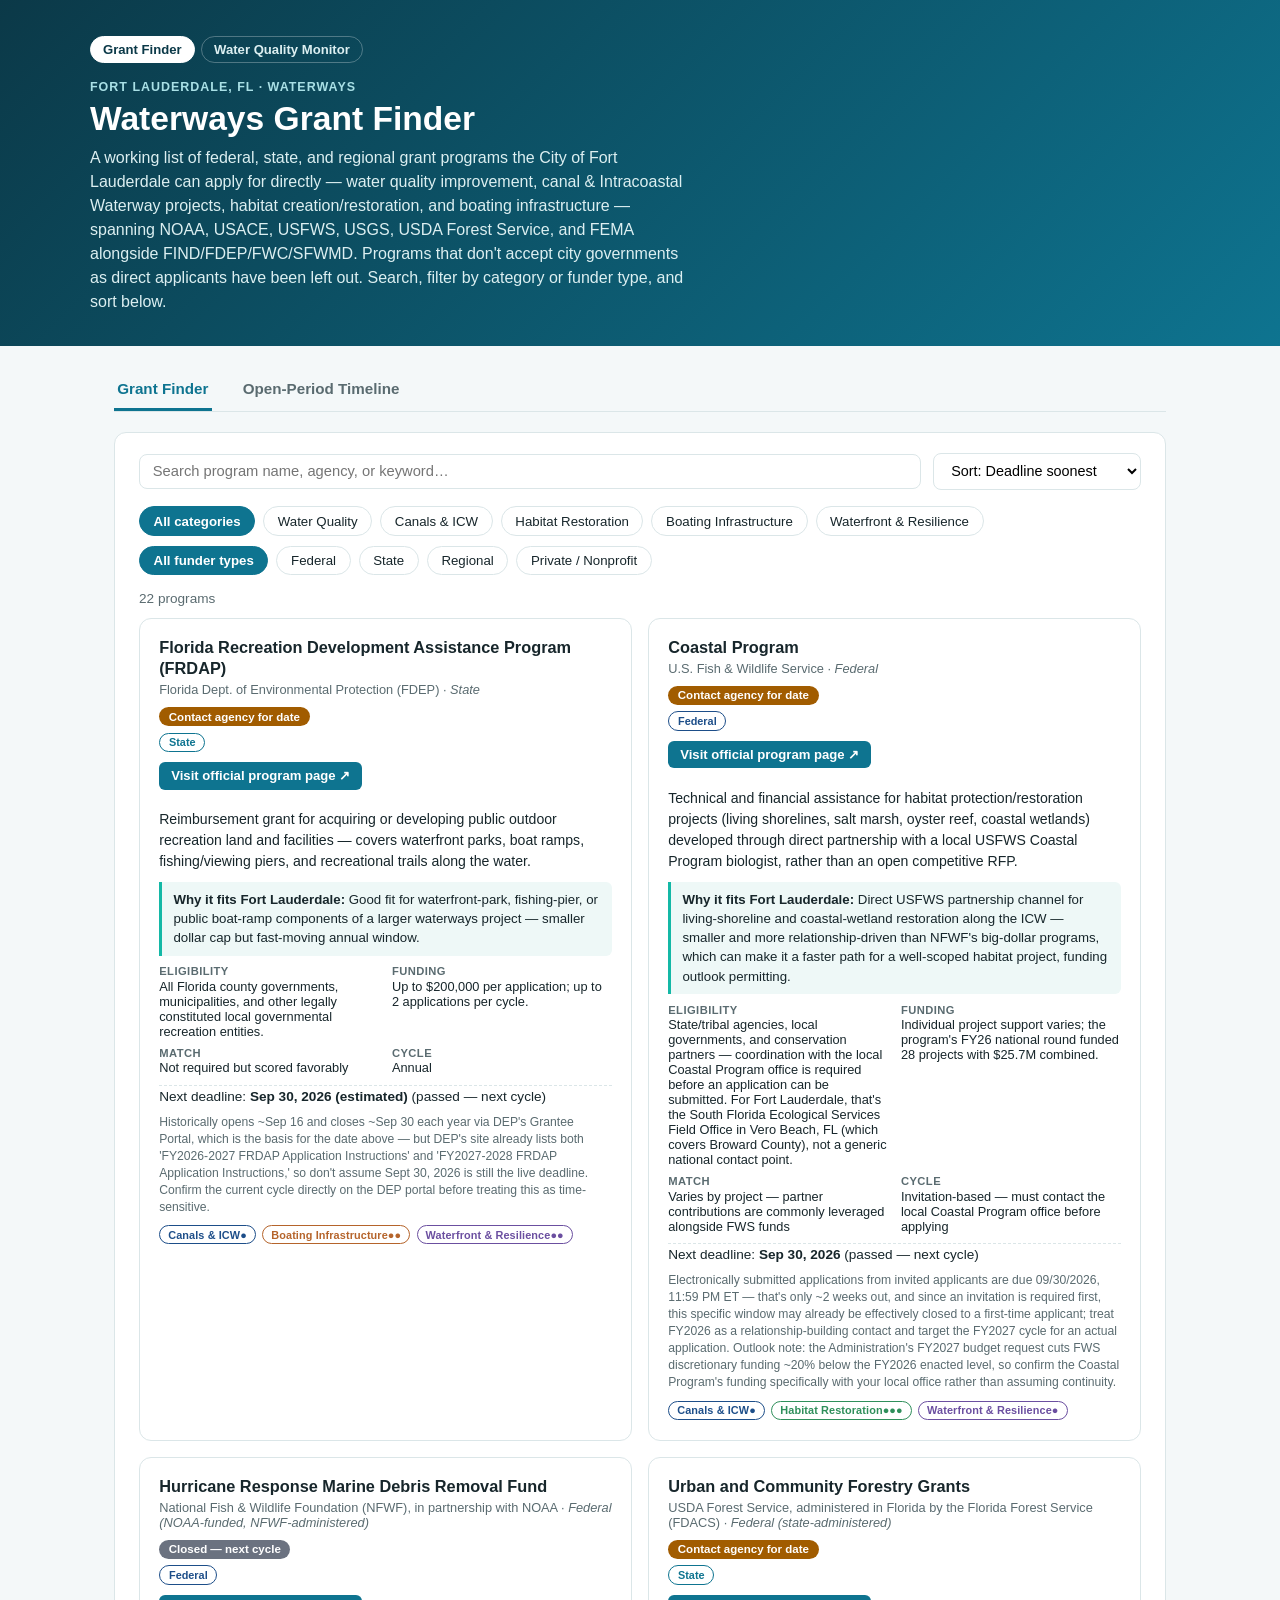
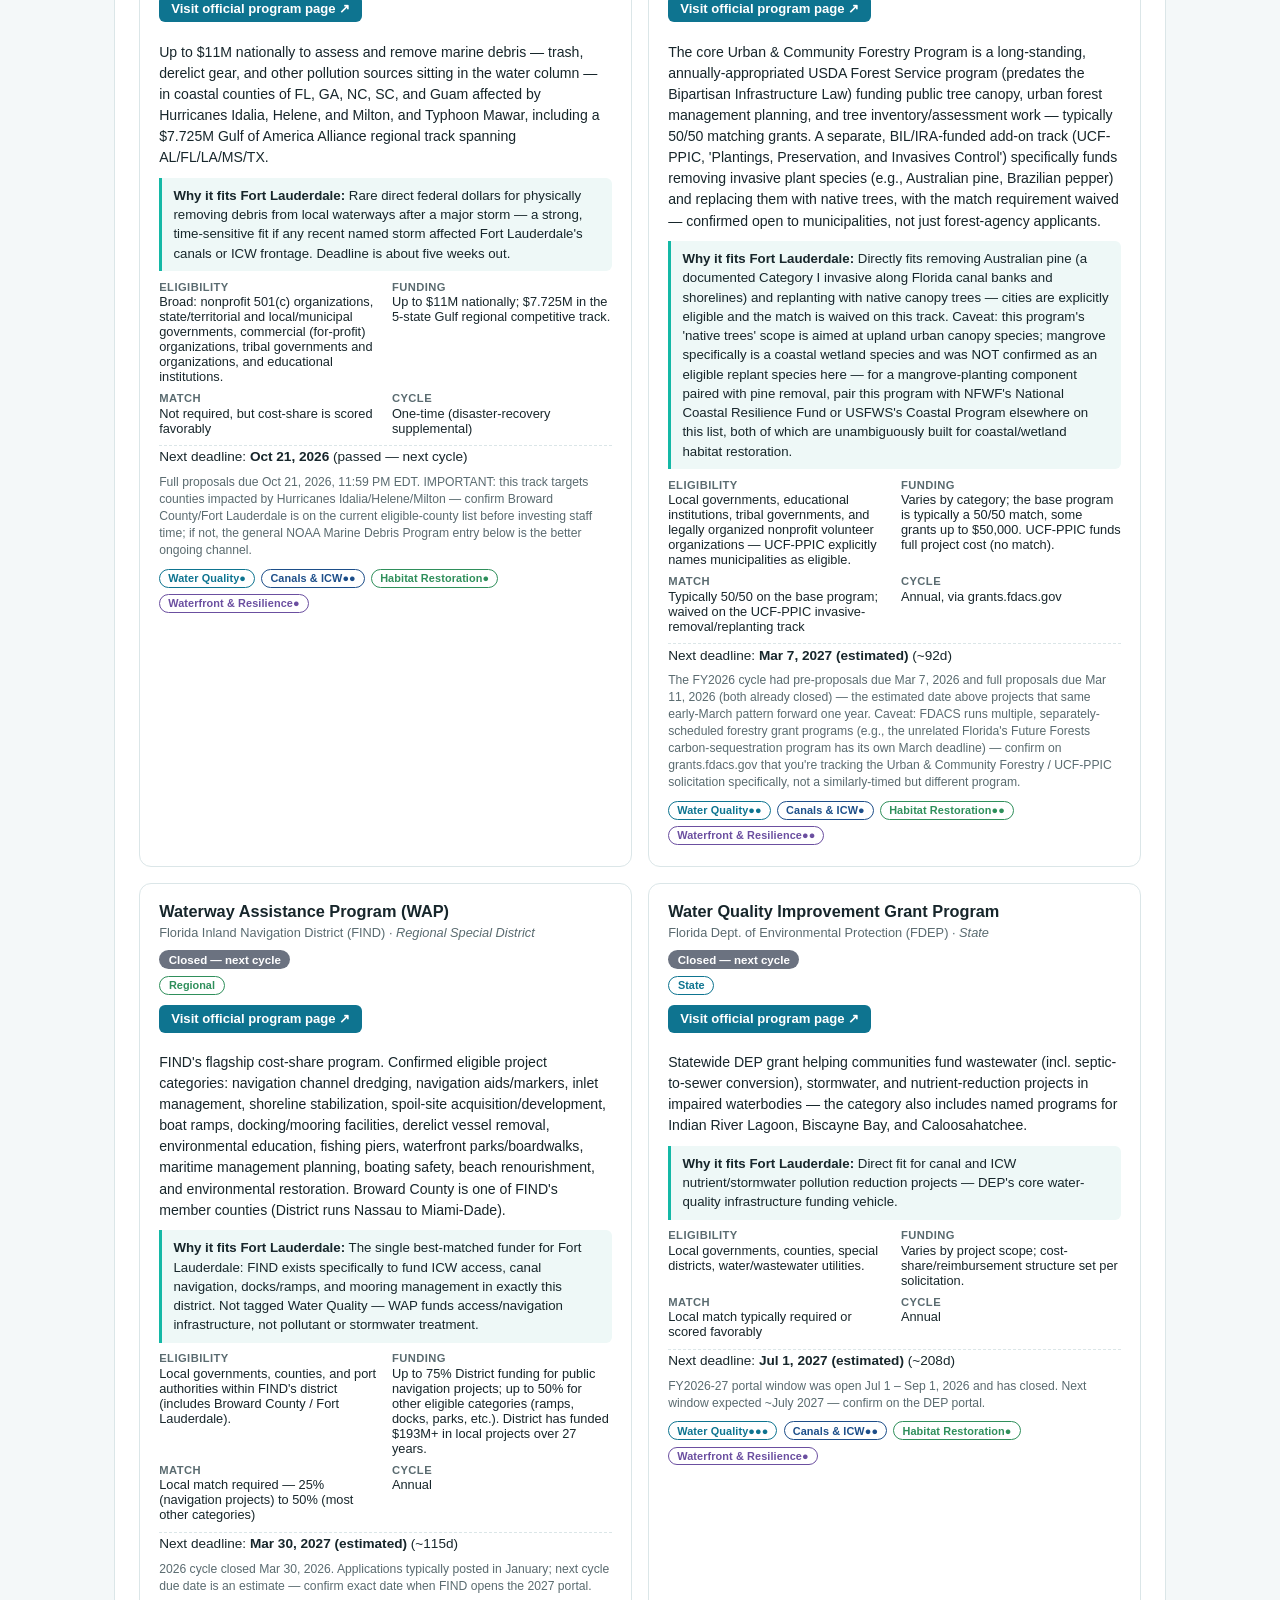
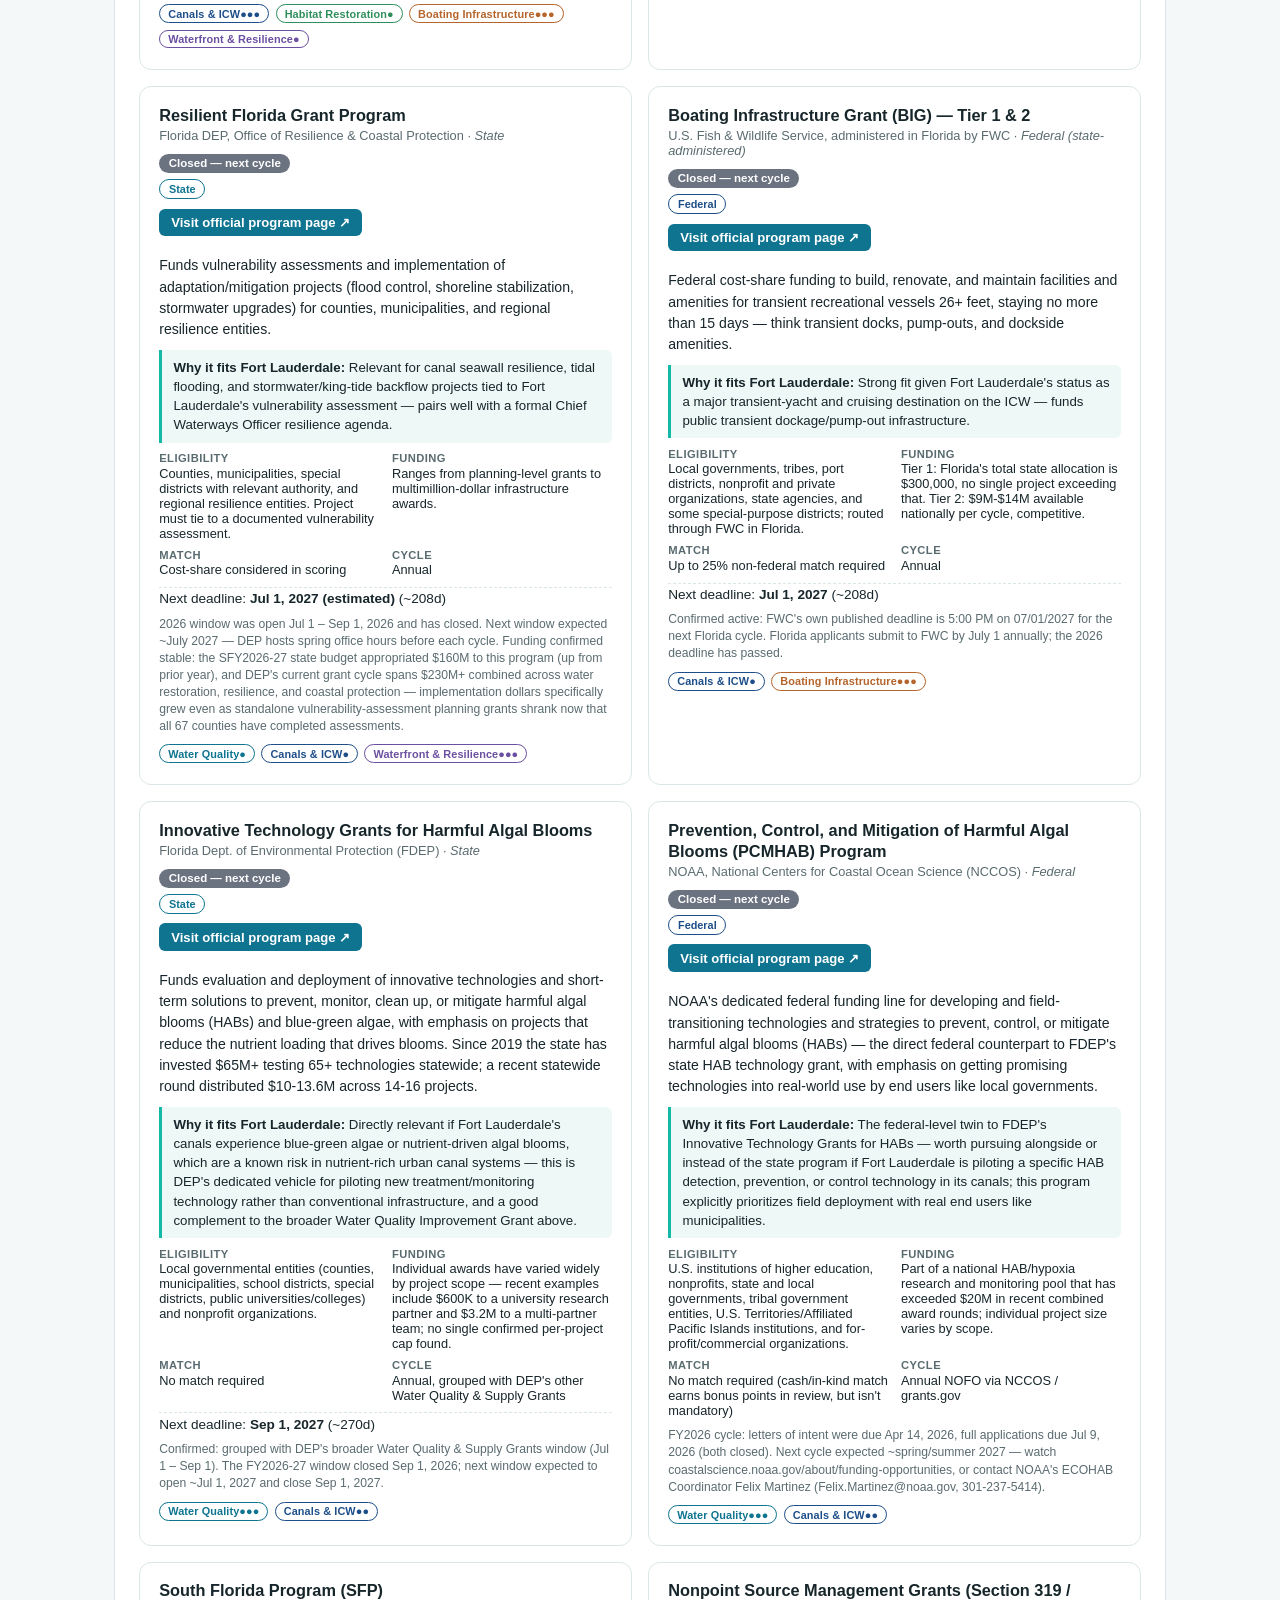
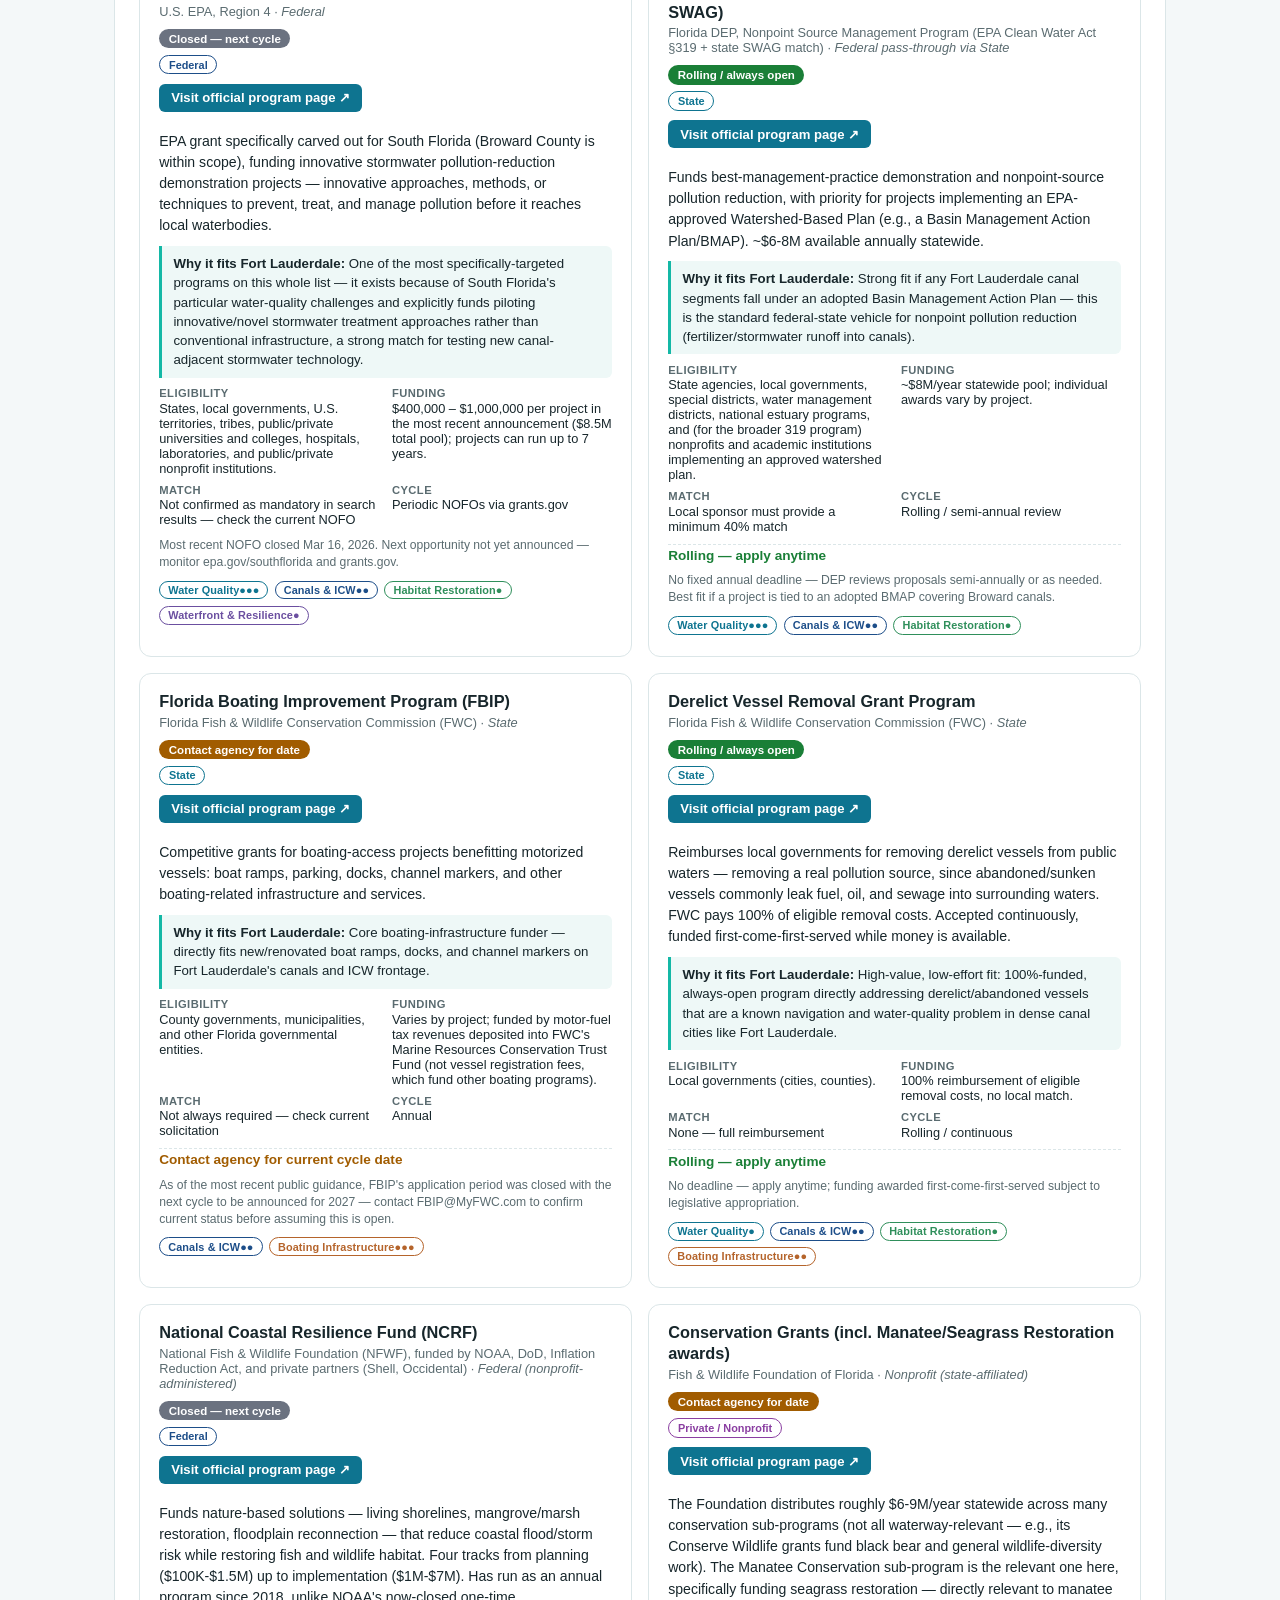
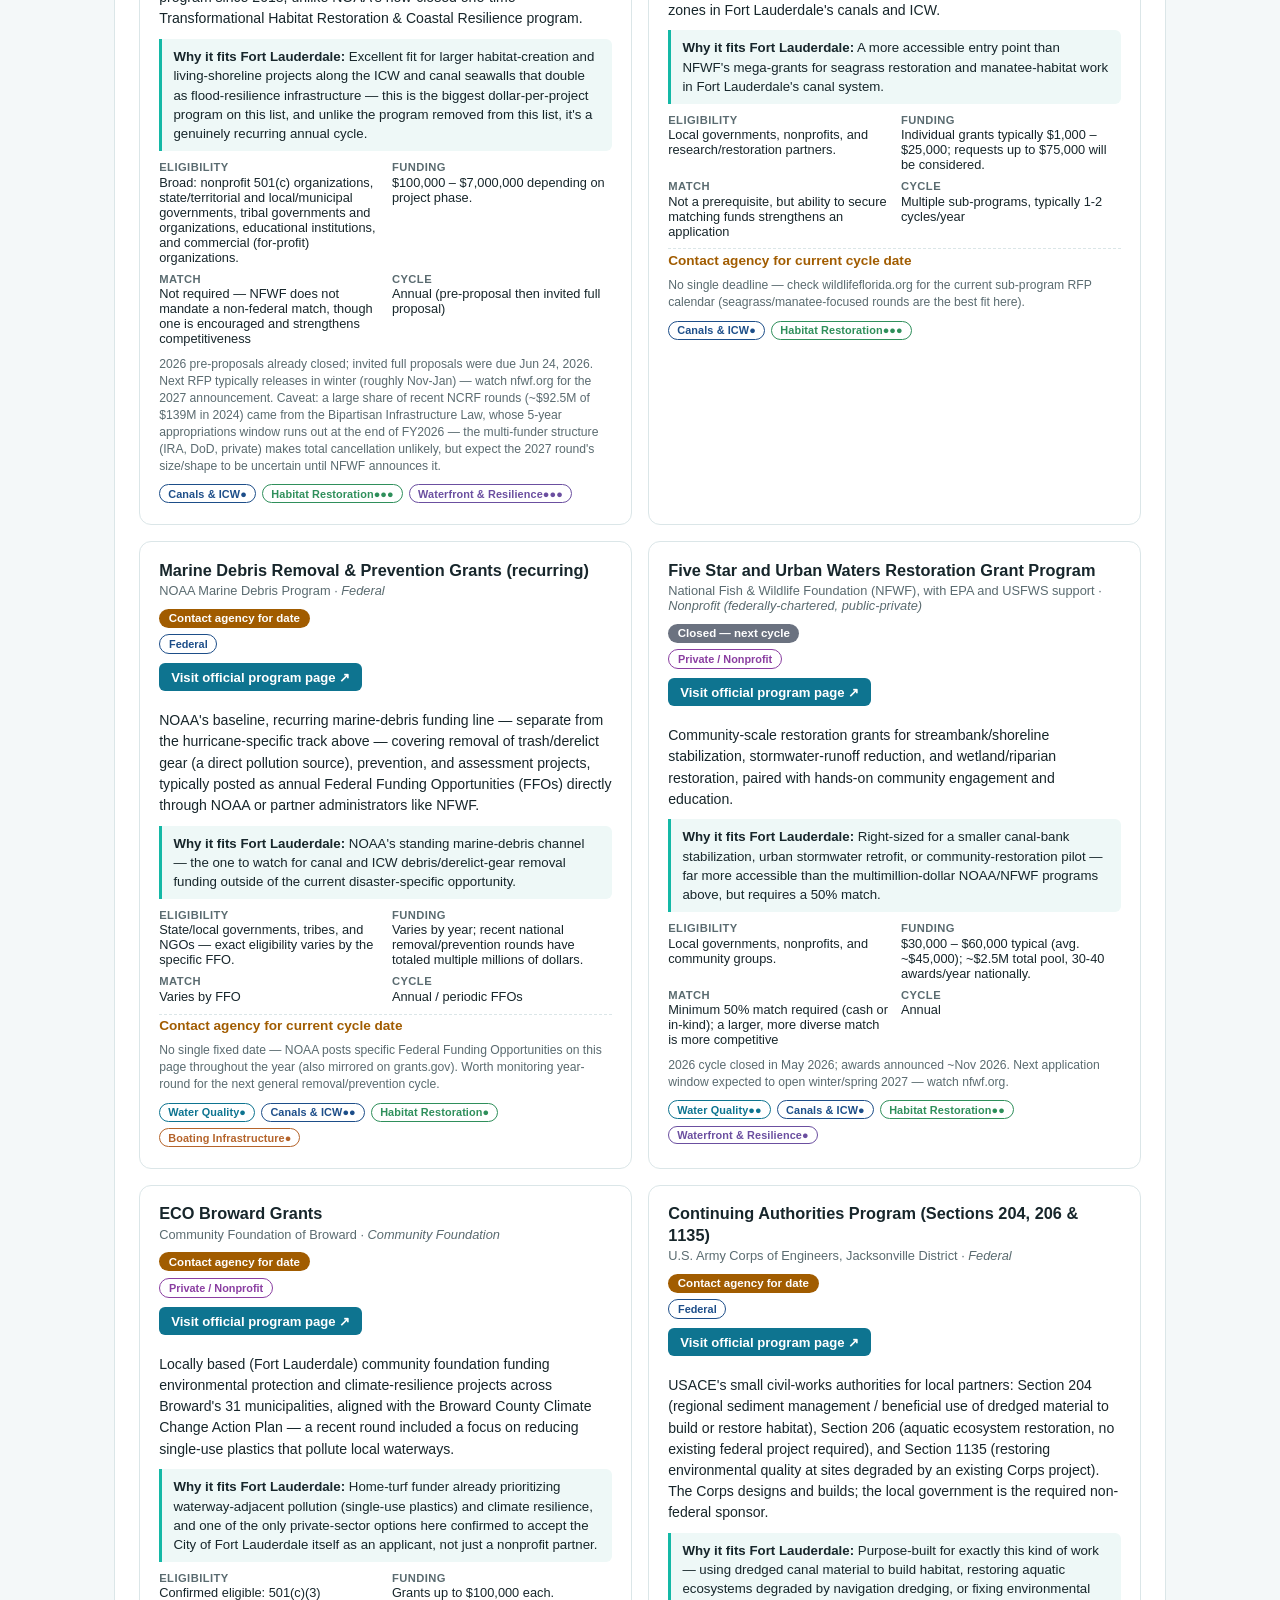
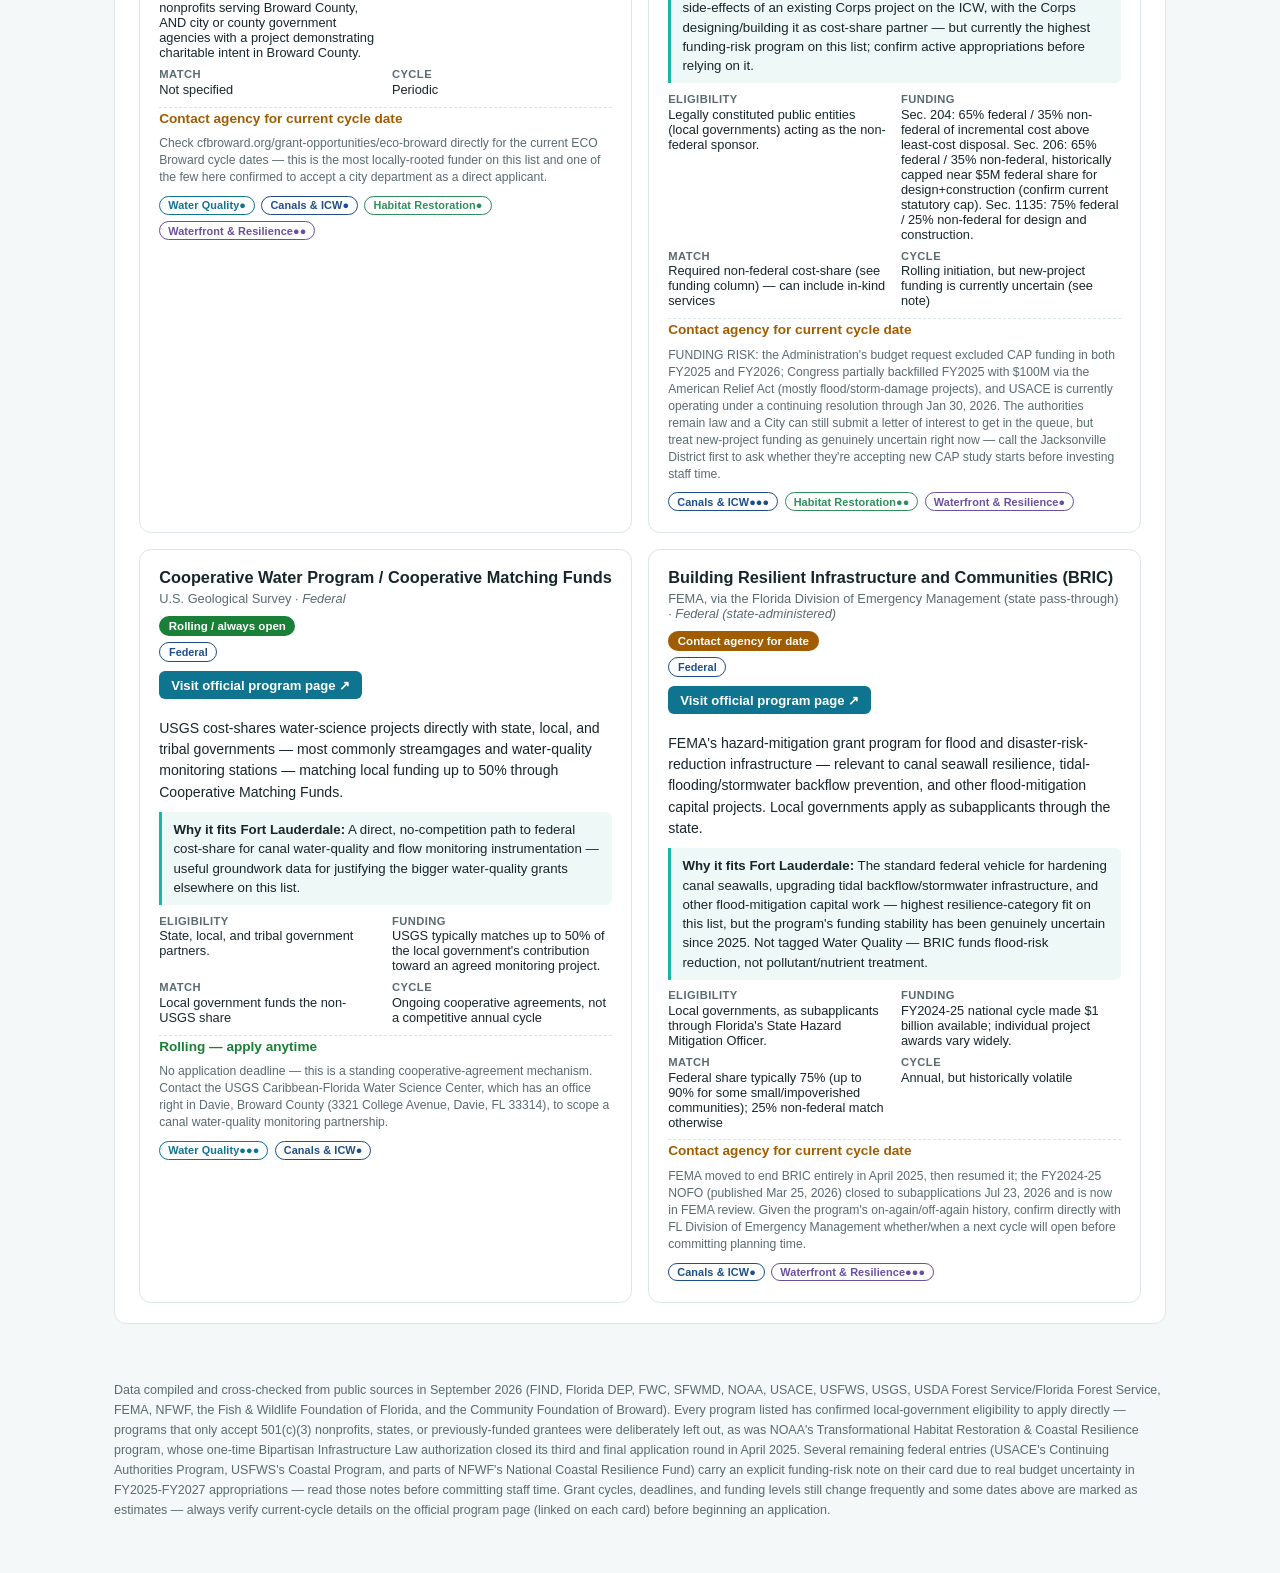
<file: index.html>
<!DOCTYPE html>
<html lang="en">
<head>
<meta charset="UTF-8" />
<meta name="viewport" content="width=device-width, initial-scale=1.0" />
<title>Fort Lauderdale Waterways Grant Finder</title>
<link rel="stylesheet" href="styles.css" />
</head>
<body>
<header class="hero">
  <div class="hero-inner">
    <nav class="site-nav">
      <a href="index.html" class="active">Grant Finder</a>
      <a href="water-quality.html">Water Quality Monitor</a>
    </nav>
    <div class="eyebrow">Fort Lauderdale, FL · Waterways</div>
    <h1>Waterways Grant Finder</h1>
    <p>
      A working list of federal, state, and regional grant programs the City of Fort
      Lauderdale can apply for directly — water quality improvement, canal &amp;
      Intracoastal Waterway projects, habitat creation/restoration, and boating
      infrastructure — spanning NOAA, USACE, USFWS, USGS, USDA Forest Service, and FEMA
      alongside FIND/FDEP/FWC/SFWMD. Programs that don't accept city governments as direct
      applicants have been left out. Search, filter by category or funder type, and sort
      below.
    </p>
  </div>
</header>

<main>
  <nav class="tabs" id="tab-nav">
    <button class="tab-btn active" data-tab="grants">Grant Finder</button>
    <button class="tab-btn" data-tab="timeline">Open-Period Timeline</button>
  </nav>

  <section id="tab-panel-grants" class="tab-panel">
    <section class="panel">
      <div class="controls-row">
        <input id="search" type="search" placeholder="Search program name, agency, or keyword…" />
        <select id="sort">
          <option value="deadline">Sort: Deadline soonest</option>
          <option value="name">Sort: Program name A–Z</option>
        </select>
      </div>
      <div id="category-chips"></div>
      <div id="level-chips"></div>
      <p id="result-count"></p>
      <div id="grid"></div>
    </section>
  </section>

  <section id="tab-panel-timeline" class="tab-panel" hidden>
    <section class="panel">
      <h2>Historical / typical open periods</h2>
      <p class="hint">
        When each program has historically opened and closed, compiled from the same source
        research as the grant cards. Many windows shift year to year or aren't published in
        advance — anything marked "approx." is inferred from a past cycle's pattern, not a
        confirmed recurring date. Always verify the live date on the program's page before
        planning around it.
      </p>
      <div id="gantt-wrap"></div>
    </section>

    <section class="panel">
      <h2>Open period by program</h2>
      <div id="period-list"></div>
    </section>
  </section>
</main>

<div id="grant-modal" class="modal-overlay" hidden>
  <div class="modal-panel" role="dialog" aria-modal="true">
    <button id="modal-close" class="modal-close" aria-label="Close">&times;</button>
    <div id="modal-body"></div>
  </div>
</div>

<footer>
  <p>
    Data compiled and cross-checked from public sources in September 2026 (FIND, Florida DEP,
    FWC, SFWMD, NOAA, USACE, USFWS, USGS, USDA Forest Service/Florida Forest Service, FEMA,
    NFWF, the Fish &amp; Wildlife Foundation of Florida, and the Community Foundation of
    Broward). Every program listed has confirmed local-government eligibility to apply
    directly — programs that only accept 501(c)(3) nonprofits, states, or previously-funded
    grantees were deliberately left out, as was NOAA's Transformational Habitat Restoration &amp;
    Coastal Resilience program, whose one-time Bipartisan Infrastructure Law authorization
    closed its third and final application round in April 2025. Several remaining federal
    entries (USACE's Continuing Authorities Program, USFWS's Coastal Program, and parts of
    NFWF's National Coastal Resilience Fund) carry an explicit funding-risk note on their card
    due to real budget uncertainty in FY2025-FY2027 appropriations — read those notes before
    committing staff time. Grant cycles, deadlines, and funding levels still change frequently
    and some dates above are marked as estimates — always verify current-cycle details on the
    official program page (linked on each card) before beginning an application.
  </p>
</footer>

<script src="grants-data.js"></script>
<script src="app.js"></script>
</body>
</html>
</file>
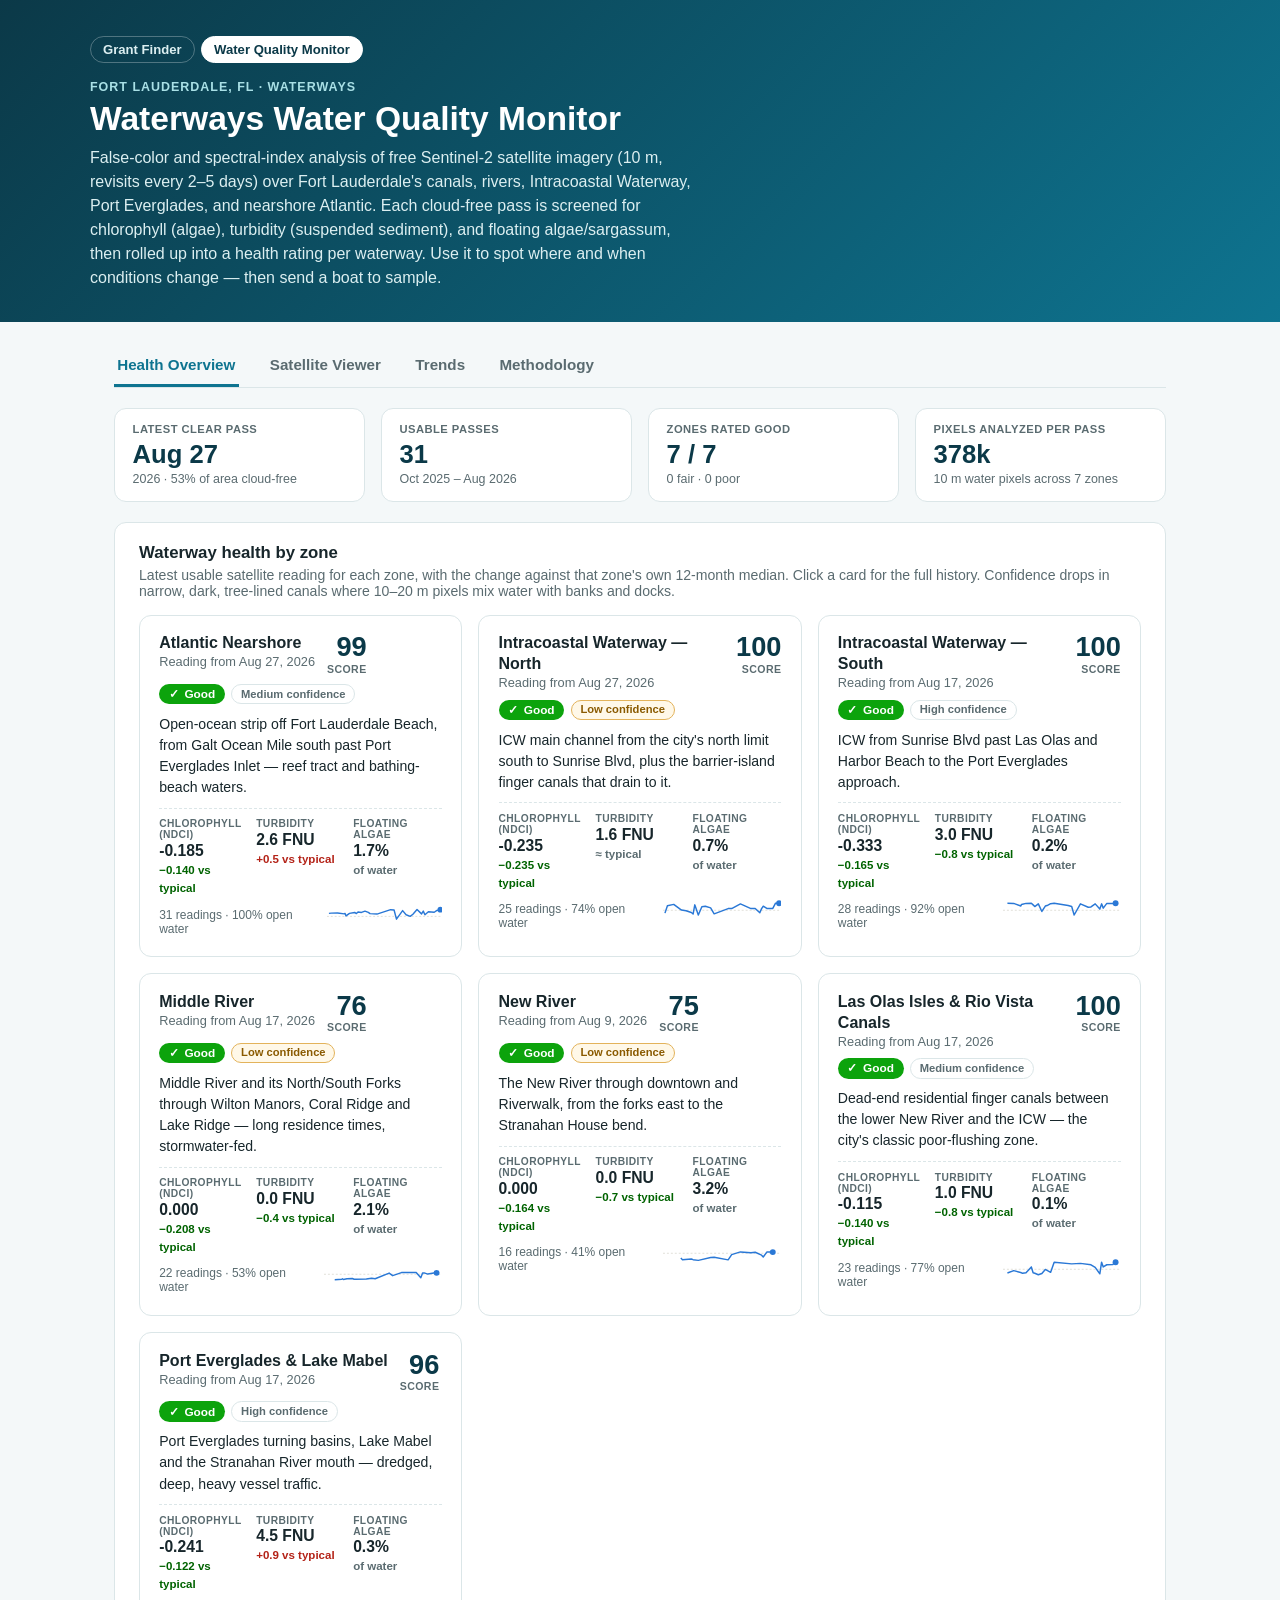
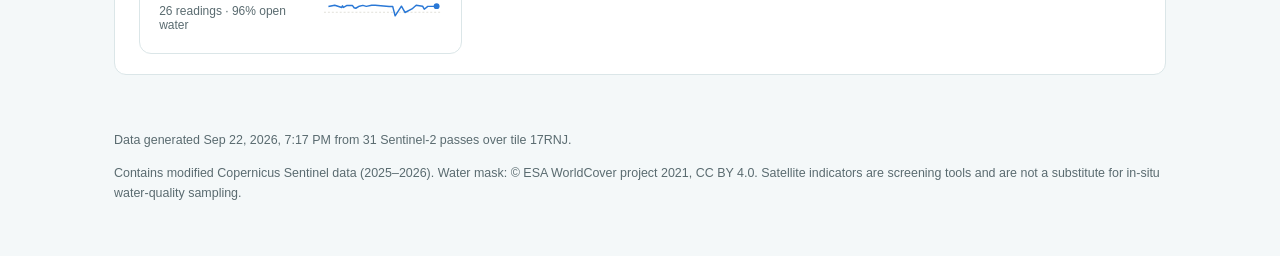
<file: water-quality.html>
<!DOCTYPE html>
<html lang="en">
<head>
<meta charset="UTF-8" />
<meta name="viewport" content="width=device-width, initial-scale=1.0" />
<title>Fort Lauderdale Water Quality Monitor</title>
<link rel="stylesheet" href="styles.css" />
<link rel="stylesheet" href="wq.css" />
</head>
<body>
<header class="hero">
  <div class="hero-inner">
    <nav class="site-nav">
      <a href="index.html">Grant Finder</a>
      <a href="water-quality.html" class="active">Water Quality Monitor</a>
    </nav>
    <div class="eyebrow">Fort Lauderdale, FL · Waterways</div>
    <h1>Waterways Water Quality Monitor</h1>
    <p>
      False-color and spectral-index analysis of free Sentinel-2 satellite imagery (10 m,
      revisits every 2–5 days) over Fort Lauderdale's canals, rivers, Intracoastal Waterway,
      Port Everglades, and nearshore Atlantic. Each cloud-free pass is screened for
      chlorophyll (algae), turbidity (suspended sediment), and floating algae/sargassum,
      then rolled up into a health rating per waterway. Use it to spot where and when
      conditions change — then send a boat to sample.
    </p>
  </div>
</header>

<main>
  <nav class="tabs" id="tab-nav">
    <button class="tab-btn active" data-tab="overview">Health Overview</button>
    <button class="tab-btn" data-tab="viewer">Satellite Viewer</button>
    <button class="tab-btn" data-tab="trends">Trends</button>
    <button class="tab-btn" data-tab="method">Methodology</button>
  </nav>

  <section id="tab-panel-overview" class="tab-panel">
    <div id="stat-row" class="stat-row"></div>
    <section class="panel">
      <h2>Waterway health by zone</h2>
      <p class="hint">
        Latest usable satellite reading for each zone, with the change against that zone's
        own 12-month median. Click a card for the full history. Confidence drops in narrow,
        dark, tree-lined canals where 10–20 m pixels mix water with banks and docks.
      </p>
      <div id="zone-grid"></div>
    </section>
  </section>

  <section id="tab-panel-viewer" class="tab-panel" hidden>
    <section class="panel">
      <div class="viewer-controls">
        <label class="ctl">
          <span class="meta-label">Image date</span>
          <select id="date-select"></select>
        </label>
        <label class="ctl-check">
          <input type="checkbox" id="zones-toggle" checked /> Show zone outlines
        </label>
      </div>
      <div id="layer-chips" class="layer-chips"></div>
      <p id="layer-desc" class="hint"></p>
      <div class="viewer-layout">
        <div id="map-frame" class="map-frame">
          <div id="map-inner" class="map-inner">
            <img id="map-img" alt="Sentinel-2 image of Fort Lauderdale" draggable="false" />
            <svg id="map-zones" class="map-zones"></svg>
          </div>
          <div class="zoom-ctl">
            <button id="zoom-in" aria-label="Zoom in">+</button>
            <button id="zoom-out" aria-label="Zoom out">&minus;</button>
            <button id="zoom-reset" aria-label="Reset view">&#8634;</button>
          </div>
          <div id="map-tip" class="map-tip" hidden></div>
        </div>
        <aside class="viewer-side">
          <div id="legend"></div>
          <div id="scene-zones"></div>
        </aside>
      </div>
    </section>
  </section>

  <section id="tab-panel-trends" class="tab-panel" hidden>
    <section class="panel">
      <div class="viewer-controls">
        <label class="ctl">
          <span class="meta-label">Metric</span>
          <select id="metric-select">
            <option value="score">Health score (0–100)</option>
            <option value="ndci">Chlorophyll index (NDCI)</option>
            <option value="turb">Turbidity (FNU)</option>
            <option value="fai_pct">Floating algae (% of water)</option>
          </select>
        </label>
        <label class="ctl">
          <span class="meta-label">Highlight zone</span>
          <select id="zone-select"></select>
        </label>
      </div>
      <div id="trend-chart" class="trend-chart"></div>
      <p class="hint" id="trend-note"></p>
      <details class="table-toggle">
        <summary>Show as table</summary>
        <div id="trend-table"></div>
      </details>
    </section>
  </section>

  <section id="tab-panel-method" class="tab-panel" hidden>
    <section class="panel method">
      <h2>How this works</h2>
      <ol>
        <li>
          <strong>Imagery.</strong> Sentinel-2 Level-2A surface reflectance (ESA Copernicus),
          MGRS tile 17RNJ, read directly from the public AWS Open Data bucket
          (<code>s3://sentinel-cogs</code>). Only passes where at least half the study area
          is cloud-free are used; clouds and cloud shadows are buffered by ~100 m because
          haze at cloud edges reads as turbid water.
        </li>
        <li>
          <strong>Where the water is.</strong> ESA WorldCover 2021 (10 m) permanent-water
          class, shrunk by one pixel to drop mixed bank/dock pixels. Each pass then rejects
          boats, bridges and sun glint (bright shortwave-infrared), and pixels where the
          atmospheric correction clipped red to zero — common in the darkest tannic canals.
        </li>
        <li>
          <strong>Atmospheric residual.</strong> The standard correction (Sen2Cor) is built
          for land and leaves a small haze offset over water. Each pass subtracts the darkest
          1% of deep offshore water in the red, red-edge, NIR and SWIR bands
          (dark-object subtraction), where true water-leaving signal is essentially zero.
        </li>
        <li>
          <strong>Zones.</strong> Seven waterway zones are scored separately, using the median
          of every valid water pixel inside each.
        </li>
      </ol>

      <h2>False-color composites</h2>
      <div id="method-layers" class="method-grid"></div>

      <h2>Indicators &amp; health score</h2>
      <table class="method-table">
        <thead><tr><th>Indicator</th><th>Formula (Sentinel-2 bands)</th><th>Good</th><th>Poor</th><th>Weight</th></tr></thead>
        <tbody>
          <tr><td>Chlorophyll-a proxy — NDCI<br><span class="cite">Mishra &amp; Mishra 2012</span></td><td><code>(B5 − B4) / (B5 + B4)</code></td><td>≤ −0.10 (≈7 µg/L)</td><td>≥ +0.10 (≈25 µg/L)</td><td>45%</td></tr>
          <tr><td>Turbidity (FNU)<br><span class="cite">Dogliotti et al. 2015</span></td><td><code>228.1·ρ / (1 − ρ/0.1641)</code>, ρ = B4</td><td>≤ 3</td><td>≥ 20</td><td>40%</td></tr>
          <tr><td>Floating algae / sargassum — FAI<br><span class="cite">Hu 2009</span></td><td><code>B8 − [B4 + (B11 − B4)·(833−665)/(1610−665)]</code>, share of water &gt; 0.01</td><td>≤ 1%</td><td>≥ 15%</td><td>15%</td></tr>
        </tbody>
      </table>
      <p>
        Each indicator scales linearly from 100 (good) to 0 (poor); the weighted sum is the
        health score. <span class="status-inline good">Good ≥ 70</span>
        <span class="status-inline fair">Fair 45–69</span>
        <span class="status-inline poor">Poor &lt; 45</span>. For regulatory context, Florida's
        Class III surface-water turbidity standard is 29 NTU above natural background
        (Rule 62-302.530, F.A.C.); NOAA's estuarine eutrophication assessment treats
        chlorophyll-a above 20 µg/L as high. The approximate chlorophyll-a equivalents use Mishra &amp; Mishra's NDCI curve, which was fitted in productive, turbid waters — treat them as rough.
      </p>

      <h2>Limits — read before acting on a number</h2>
      <ul>
        <li>
          These are <strong>remote-sensing screening indicators, not lab measurements</strong>.
          They are uncalibrated against local sampling; the index-to-concentration relationships
          were developed elsewhere. Use them to decide where and when to sample, and compare
          against Broward County's ambient water-quality monitoring before drawing conclusions.
        </li>
        <li>
          <strong>Narrow canals are hard.</strong> Middle River, New River and many finger canals
          are 20–60 m wide, i.e. 2–6 pixels. Bank vegetation, docks, boats and shade leak into
          those pixels, and the red-edge band is 20 m. These zones carry a confidence rating;
          treat "low" as "look at the imagery, don't trust the score."
        </li>
        <li>
          <strong>Shallow, clear water</strong> (nearshore reef, sand flats) reflects the bottom,
          which can read as turbidity. Dark tannic water (dissolved organic matter from runoff)
          absorbs light and can read as <em>low</em> turbidity even when it isn't.
        </li>
        <li>
          <strong>Bacteria (enterococci), dissolved oxygen, and nutrients are invisible from
          orbit.</strong> Swim advisories and fish-kill risk still need field data.
        </li>
        <li>Rainy-season cloud cover (June–October) leaves long gaps between usable passes.</li>
      </ul>

      <h2>Refreshing the data</h2>
      <p>
        Everything on this page is produced by <code>scripts/wq_pipeline.py</code> (Python:
        rasterio, numpy, pillow, pyproj), which writes <code>wq-data.js</code> and the images in
        <code>wq/img/</code>. A scheduled GitHub Action re-runs it weekly. No accounts or API keys
        are needed.
      </p>
    </section>
  </section>
</main>

<div id="zone-modal" class="modal-overlay" hidden>
  <div class="modal-panel" role="dialog" aria-modal="true">
    <button id="modal-close" class="modal-close" aria-label="Close">&times;</button>
    <div id="modal-body"></div>
  </div>
</div>

<footer>
  <p id="data-footer"></p>
  <p>
    Contains modified Copernicus Sentinel data (2025–2026). Water mask: © ESA WorldCover project 2021, CC BY 4.0. Satellite indicators
    are screening tools and are not a substitute for in-situ water-quality sampling.
  </p>
</footer>

<script src="wq-data.js"></script>
<script src="wq.js"></script>
</body>
</html>
</file>
<file: styles.css>
:root {
  --navy: #0b3948;
  --teal: #0e7490;
  --aqua: #14b8a6;
  --bg: #f4f8f9;
  --card-bg: #ffffff;
  --text: #17262b;
  --text-muted: #5a6b70;
  --border: #dbe6e8;
}

* { box-sizing: border-box; }

body {
  margin: 0;
  font-family: -apple-system, BlinkMacSystemFont, "Segoe UI", Roboto, Helvetica, Arial, sans-serif;
  background: var(--bg);
  color: var(--text);
}

header.hero {
  background: linear-gradient(135deg, var(--navy), var(--teal));
  color: #fff;
  padding: 2.25rem 1.5rem 2rem;
}

.hero-inner {
  max-width: 1100px;
  margin: 0 auto;
}

.site-nav {
  display: flex;
  flex-wrap: wrap;
  gap: 0.4rem;
  margin-bottom: 1.1rem;
}

.site-nav a {
  color: #dceff1;
  text-decoration: none;
  font-size: 0.82rem;
  font-weight: 600;
  padding: 0.3rem 0.75rem;
  border: 1px solid rgba(255, 255, 255, 0.28);
  border-radius: 999px;
}

.site-nav a:hover {
  background: rgba(255, 255, 255, 0.12);
}

.site-nav a.active {
  background: #fff;
  color: var(--navy);
  border-color: #fff;
}

.hero-inner .eyebrow {
  text-transform: uppercase;
  letter-spacing: 0.08em;
  font-size: 0.78rem;
  color: #a9e0e6;
  font-weight: 600;
}

.hero-inner h1 {
  margin: 0.35rem 0 0.5rem;
  font-size: clamp(1.5rem, 3vw, 2.1rem);
}

.hero-inner p {
  margin: 0;
  max-width: 68ch;
  color: #dceff1;
  line-height: 1.5;
}

main {
  max-width: 1100px;
  margin: 0 auto;
  padding: 1.5rem;
}

.tabs {
  display: flex;
  gap: 0.5rem;
  margin-bottom: 1.25rem;
  border-bottom: 1px solid var(--border);
}

.tab-btn {
  background: none;
  border: none;
  border-bottom: 3px solid transparent;
  padding: 0.65rem 0.2rem;
  margin-right: 1.25rem;
  font-size: 0.95rem;
  font-weight: 700;
  color: var(--text-muted);
  cursor: pointer;
}

.tab-btn:hover {
  color: var(--navy);
}

.tab-btn.active {
  color: var(--teal);
  border-bottom-color: var(--teal);
}

.panel {
  background: var(--card-bg);
  border: 1px solid var(--border);
  border-radius: 12px;
  padding: 1.25rem 1.5rem;
  margin-bottom: 1.25rem;
}

.panel h2 {
  margin: 0 0 0.25rem;
  font-size: 1.05rem;
}

.panel .hint {
  margin: 0 0 1rem;
  color: var(--text-muted);
  font-size: 0.88rem;
}

.controls-row {
  display: flex;
  flex-wrap: wrap;
  gap: 0.75rem;
  align-items: center;
  margin-bottom: 1rem;
}

#search {
  flex: 1 1 240px;
  padding: 0.55rem 0.8rem;
  border: 1px solid var(--border);
  border-radius: 8px;
  font-size: 0.92rem;
}

#sort {
  padding: 0.55rem 0.8rem;
  border: 1px solid var(--border);
  border-radius: 8px;
  font-size: 0.9rem;
  background: #fff;
}

#category-chips,
#level-chips {
  display: flex;
  flex-wrap: wrap;
  gap: 0.5rem;
  margin-bottom: 0.6rem;
}

#level-chips {
  margin-bottom: 1rem;
}

.chip {
  border: 1px solid var(--border);
  background: #fff;
  border-radius: 999px;
  padding: 0.4rem 0.85rem;
  font-size: 0.83rem;
  cursor: pointer;
  color: var(--text);
}

.chip.active {
  background: var(--chip-color, var(--teal));
  border-color: var(--chip-color, var(--teal));
  color: #fff;
  font-weight: 600;
}

#result-count {
  color: var(--text-muted);
  font-size: 0.85rem;
  margin: 0 0 0.75rem;
}

#grid {
  display: grid;
  grid-template-columns: repeat(auto-fill, minmax(340px, 1fr));
  gap: 1rem;
}

.card {
  background: var(--card-bg);
  border: 1px solid var(--border);
  border-radius: 12px;
  padding: 1.1rem 1.2rem 1.3rem;
  display: flex;
  flex-direction: column;
  gap: 0.6rem;
}

.card-top {
  display: grid;
  grid-template-columns: 1fr;
  gap: 0.4rem;
  align-items: start;
}

.card-headline h3 {
  margin: 0 0 0.15rem;
  font-size: 1.02rem;
  line-height: 1.3;
}

.agency {
  font-size: 0.8rem;
  color: var(--text-muted);
}

.level {
  font-style: italic;
}

.status-pill {
  grid-column: 1 / -1;
  justify-self: start;
  color: #fff;
  font-size: 0.72rem;
  font-weight: 700;
  padding: 0.22rem 0.6rem;
  border-radius: 999px;
  margin-top: 0.25rem;
}

.level-pill {
  grid-column: 1 / -1;
  justify-self: start;
  background: #fff;
  border: 1px solid;
  font-size: 0.68rem;
  font-weight: 700;
  padding: 0.18rem 0.55rem;
  border-radius: 999px;
}

.summary {
  margin: 0;
  font-size: 0.88rem;
  line-height: 1.5;
  color: var(--text);
}

.why-fit {
  background: #eef8f7;
  border-left: 3px solid var(--aqua);
  padding: 0.5rem 0.7rem;
  font-size: 0.83rem;
  line-height: 1.45;
  border-radius: 0 6px 6px 0;
}

.meta-grid {
  display: grid;
  grid-template-columns: 1fr 1fr;
  gap: 0.5rem 0.8rem;
  font-size: 0.8rem;
}

.meta-label {
  display: block;
  font-weight: 700;
  color: var(--text-muted);
  font-size: 0.7rem;
  text-transform: uppercase;
  letter-spacing: 0.04em;
  margin-bottom: 0.1rem;
}

.deadline {
  font-size: 0.85rem;
  padding-top: 0.2rem;
  border-top: 1px dashed var(--border);
}

.deadline.rolling {
  color: #1a7f37;
  font-weight: 600;
}

.deadline.contact {
  color: #a15c00;
  font-weight: 600;
}

.deadline-note {
  font-size: 0.76rem;
  color: var(--text-muted);
  line-height: 1.4;
}

.tags {
  display: flex;
  flex-wrap: wrap;
  gap: 0.4rem;
}

.tag {
  font-size: 0.68rem;
  border: 1px solid;
  border-radius: 999px;
  padding: 0.15rem 0.5rem;
  font-weight: 600;
  letter-spacing: 0.01em;
}

.source-link {
  display: inline-block;
  align-self: flex-start;
  font-size: 0.82rem;
  font-weight: 700;
  color: #fff;
  background: var(--teal);
  text-decoration: none;
  padding: 0.4rem 0.75rem;
  border-radius: 6px;
  margin-bottom: 0.6rem;
}

.source-link:hover {
  background: var(--navy);
}

.empty {
  grid-column: 1 / -1;
  text-align: center;
  color: var(--text-muted);
  padding: 3rem 1rem;
}

footer {
  max-width: 1100px;
  margin: 0 auto;
  padding: 0 1.5rem 2.5rem;
  color: var(--text-muted);
  font-size: 0.78rem;
  line-height: 1.6;
}

@media (max-width: 480px) {
  .meta-grid { grid-template-columns: 1fr; }
}

/* --- Gantt / timeline tab --- */

#gantt-wrap {
  overflow-x: auto;
}

.gantt-svg {
  min-width: 720px;
  width: 100%;
  height: auto;
  font-family: inherit;
}

.gantt-row-label {
  font-size: 11px;
  fill: var(--text);
}

.gantt-month-label {
  font-size: 11px;
  fill: var(--text-muted);
}

.gantt-gridline {
  stroke: var(--border);
  stroke-width: 1;
}

.gantt-today-line {
  stroke: #d1394a;
  stroke-width: 1.5;
  stroke-dasharray: 4 3;
}

.gantt-today-label {
  font-size: 10px;
  fill: #d1394a;
  font-weight: 700;
}

.gantt-varies-label {
  font-size: 11px;
  font-style: italic;
  fill: var(--text-muted);
}

.gantt-bar {
  rx: 4;
  ry: 4;
}

.gantt-row {
  cursor: pointer;
}

.gantt-row:hover .gantt-row-label,
.gantt-row:focus-visible .gantt-row-label {
  text-decoration: underline;
  fill: var(--teal);
}

.gantt-row:hover .gantt-row-hit {
  fill: rgba(14, 116, 144, 0.06);
}

.gantt-legend {
  display: flex;
  flex-wrap: wrap;
  gap: 1rem;
  margin-top: 0.9rem;
  font-size: 0.78rem;
  color: var(--text-muted);
}

.gantt-legend-item {
  display: flex;
  align-items: center;
  gap: 0.4rem;
}

.gantt-legend-swatch {
  width: 18px;
  height: 10px;
  border-radius: 3px;
  display: inline-block;
  flex-shrink: 0;
}

#period-list {
  display: flex;
  flex-direction: column;
  gap: 0.6rem;
}

.period-row {
  display: grid;
  grid-template-columns: minmax(200px, 1fr) auto;
  gap: 0.3rem 1rem;
  align-items: baseline;
  padding: 0.6rem 0.75rem;
  border: 1px solid var(--border);
  border-radius: 8px;
  cursor: pointer;
}

.period-row:hover,
.period-row:focus-visible {
  border-color: var(--teal);
  background: #f0fafa;
  outline: none;
}

.period-row .period-name {
  font-weight: 700;
  font-size: 0.9rem;
}

.period-row .period-agency {
  font-size: 0.76rem;
  color: var(--text-muted);
  grid-column: 1 / -1;
}

.period-row .period-value {
  font-size: 0.82rem;
  text-align: right;
  white-space: nowrap;
}

.period-row .period-value.approx {
  color: #a15c00;
}

.period-type-badge {
  display: inline-block;
  font-size: 0.65rem;
  font-weight: 700;
  padding: 0.1rem 0.45rem;
  border-radius: 999px;
  margin-left: 0.4rem;
  vertical-align: middle;
}

/* --- Grant detail modal --- */

.modal-overlay {
  position: fixed;
  inset: 0;
  background: rgba(11, 57, 72, 0.55);
  display: flex;
  align-items: flex-start;
  justify-content: center;
  padding: 4vh 1rem;
  overflow-y: auto;
  z-index: 1000;
}

.modal-overlay[hidden] {
  display: none;
}

.modal-panel {
  background: var(--card-bg);
  border-radius: 12px;
  max-width: 640px;
  width: 100%;
  padding: 1.5rem 1.5rem 1.75rem;
  position: relative;
  box-shadow: 0 20px 50px rgba(0, 0, 0, 0.3);
}

.modal-panel .card-top,
.modal-panel .summary,
.modal-panel .why-fit,
.modal-panel .meta-grid,
.modal-panel .deadline,
.modal-panel .deadline-note,
.modal-panel .tags,
.modal-panel .source-link {
  margin-bottom: 0.7rem;
}

.modal-panel > div > *:first-child {
  margin-top: 0;
}

.modal-close {
  position: absolute;
  top: 0.6rem;
  right: 0.75rem;
  background: none;
  border: none;
  font-size: 1.6rem;
  line-height: 1;
  color: var(--text-muted);
  cursor: pointer;
  padding: 0.25rem;
}

.modal-close:hover {
  color: var(--navy);
}
</file>
<file: wq.css>
/* Water Quality Monitor — builds on styles.css */

:root {
  --good: #0ca30c;
  --fair: #fab219;
  --poor: #d03b3b;
  --nodata: #898781;
  --series-1: #2a78d6;
  --context: #c3c2b7;
  --grid: #e1e0d9;
}

.tab-panel[hidden] { display: none; }

/* --- stat row --- */

.stat-row {
  display: grid;
  grid-template-columns: repeat(auto-fit, minmax(170px, 1fr));
  gap: 1rem;
  margin-bottom: 1.25rem;
}

.stat {
  background: var(--card-bg);
  border: 1px solid var(--border);
  border-radius: 12px;
  padding: 0.9rem 1.1rem;
}

.stat .meta-label { margin-bottom: 0.3rem; }

.stat-value {
  font-size: 1.6rem;
  font-weight: 700;
  color: var(--navy);
  line-height: 1.15;
}

.stat-sub {
  font-size: 0.78rem;
  color: var(--text-muted);
  margin-top: 0.2rem;
}

/* --- zone cards --- */

#zone-grid {
  display: grid;
  grid-template-columns: repeat(auto-fill, minmax(300px, 1fr));
  gap: 1rem;
}

.zone-card {
  cursor: pointer;
  text-align: left;
  font: inherit;
  color: inherit;
}

.zone-card:hover,
.zone-card:focus-visible {
  border-color: var(--teal);
  box-shadow: 0 2px 10px rgba(14, 116, 144, 0.12);
  outline: none;
}

.zone-head {
  display: flex;
  justify-content: space-between;
  align-items: flex-start;
  gap: 0.75rem;
}

.zone-head h3 {
  margin: 0;
  font-size: 1rem;
  line-height: 1.3;
}

.zone-score {
  font-size: 1.7rem;
  font-weight: 700;
  line-height: 1;
  color: var(--navy);
  text-align: right;
}

.zone-score small {
  display: block;
  font-size: 0.66rem;
  font-weight: 600;
  color: var(--text-muted);
  text-transform: uppercase;
  letter-spacing: 0.04em;
  margin-top: 0.2rem;
}

.pill-row {
  display: flex;
  flex-wrap: wrap;
  gap: 0.4rem;
}

.status-badge {
  display: inline-flex;
  align-items: center;
  gap: 0.35rem;
  font-size: 0.74rem;
  font-weight: 700;
  padding: 0.2rem 0.6rem;
  border-radius: 999px;
  color: #fff;
  background: var(--nodata);
  white-space: nowrap;
}

.status-badge.good { background: var(--good); }
.status-badge.fair { background: var(--fair); color: #3d2a00; }
.status-badge.poor { background: var(--poor); }

.conf-badge {
  font-size: 0.7rem;
  font-weight: 700;
  padding: 0.18rem 0.55rem;
  border-radius: 999px;
  border: 1px solid var(--border);
  color: var(--text-muted);
  background: #fff;
}

.conf-badge.low { border-color: #e3b35b; color: #8a5a00; background: #fff8e8; }

.metric-grid {
  display: grid;
  grid-template-columns: repeat(3, 1fr);
  gap: 0.5rem;
  border-top: 1px dashed var(--border);
  padding-top: 0.6rem;
}

.metric .meta-label { font-size: 0.64rem; }

.metric-val {
  font-size: 0.98rem;
  font-weight: 700;
  font-variant-numeric: tabular-nums;
}

.delta {
  font-size: 0.72rem;
  font-weight: 600;
  color: var(--text-muted);
}

.delta.worse { color: #b42318; }
.delta.better { color: #006300; }

.zone-foot {
  display: flex;
  justify-content: space-between;
  align-items: flex-end;
  gap: 0.5rem;
  font-size: 0.75rem;
  color: var(--text-muted);
}

.spark { display: block; }

/* --- viewer --- */

.viewer-controls {
  display: flex;
  flex-wrap: wrap;
  gap: 1rem;
  align-items: flex-end;
  margin-bottom: 0.9rem;
}

.ctl select {
  display: block;
  padding: 0.5rem 0.75rem;
  border: 1px solid var(--border);
  border-radius: 8px;
  font-size: 0.9rem;
  background: #fff;
  min-width: 220px;
}

.ctl-check {
  font-size: 0.85rem;
  display: flex;
  align-items: center;
  gap: 0.4rem;
  padding-bottom: 0.55rem;
}

.layer-chips {
  display: flex;
  flex-wrap: wrap;
  gap: 0.5rem;
  margin-bottom: 0.5rem;
}

.viewer-layout {
  display: grid;
  grid-template-columns: minmax(0, 1fr) 280px;
  gap: 1.25rem;
  align-items: start;
}

@media (max-width: 860px) {
  .viewer-layout { grid-template-columns: 1fr; }
}

.map-frame {
  position: relative;
  overflow: hidden;
  border-radius: 10px;
  border: 1px solid var(--border);
  background: #0b1a1f;
  aspect-ratio: 1410 / 1670;
  max-height: 78vh;
  margin: 0 auto;
  width: 100%;
  cursor: grab;
  touch-action: none;
}

.map-frame.dragging { cursor: grabbing; }

.map-inner {
  position: absolute;
  inset: 0;
  transform-origin: 0 0;
}

.map-inner img,
.map-zones {
  position: absolute;
  inset: 0;
  width: 100%;
  height: 100%;
  user-select: none;
}

.map-zones polygon {
  fill: rgba(255, 255, 255, 0);
  stroke: #fff;
  stroke-width: 2;
  stroke-dasharray: var(--dash, 6 4);
  vector-effect: non-scaling-stroke;
  cursor: pointer;
}

.map-zones polygon:hover,
.map-zones polygon.active {
  fill: rgba(255, 255, 255, 0.12);
  stroke: #ffe066;
  stroke-dasharray: none;
}

.map-zones text {
  fill: #fff;
  font-size: var(--label-size, 22px);
  font-weight: 700;
  paint-order: stroke;
  stroke: rgba(0, 0, 0, 0.75);
  stroke-width: var(--label-stroke, 4px);
  pointer-events: none;
}

.zoom-ctl {
  position: absolute;
  top: 0.6rem;
  right: 0.6rem;
  display: flex;
  flex-direction: column;
  gap: 0.3rem;
}

.zoom-ctl button {
  width: 32px;
  height: 32px;
  border-radius: 6px;
  border: none;
  background: rgba(255, 255, 255, 0.92);
  font-size: 1.1rem;
  font-weight: 700;
  color: var(--navy);
  cursor: pointer;
}

.map-tip {
  position: absolute;
  pointer-events: none;
  background: rgba(11, 57, 72, 0.94);
  color: #fff;
  font-size: 0.78rem;
  padding: 0.45rem 0.6rem;
  border-radius: 6px;
  max-width: 240px;
  line-height: 1.4;
}

.viewer-side h3 {
  font-size: 0.9rem;
  margin: 0 0 0.5rem;
}

.legend-bar {
  height: 12px;
  border-radius: 3px;
  margin: 0.3rem 0 0.2rem;
}

.legend-ticks {
  display: flex;
  justify-content: space-between;
  font-size: 0.72rem;
  color: var(--text-muted);
  font-variant-numeric: tabular-nums;
}

.legend-note {
  font-size: 0.76rem;
  color: var(--text-muted);
  line-height: 1.45;
  margin: 0.5rem 0 1rem;
}

.scene-zone-row {
  display: flex;
  justify-content: space-between;
  align-items: center;
  gap: 0.5rem;
  padding: 0.4rem 0.5rem;
  border-radius: 6px;
  font-size: 0.8rem;
  cursor: pointer;
}

.scene-zone-row:hover,
.scene-zone-row.active { background: #f0fafa; }

/* --- trends --- */

.trend-chart { position: relative; }

.trend-chart svg {
  width: 100%;
  height: auto;
  display: block;
  font-family: inherit;
}

.trend-chart .axis-label { font-size: 11px; fill: #898781; font-variant-numeric: tabular-nums; }
.trend-chart .gridline { stroke: var(--grid); stroke-width: 1; }
.trend-chart .baseline { stroke: #c3c2b7; stroke-width: 1; }
.trend-chart .band { opacity: 0.08; }
.trend-chart .ctx-line { fill: none; stroke: var(--context); stroke-width: 1.5; }
.trend-chart .focus-line { fill: none; stroke: var(--series-1); stroke-width: 2; }
.trend-chart .focus-dot { fill: var(--series-1); stroke: #fff; stroke-width: 2; }
.trend-chart .crosshair { stroke: #898781; stroke-width: 1; stroke-dasharray: 3 3; }
.trend-chart .direct-label { font-size: 12px; font-weight: 700; fill: var(--text); }

.chart-tip {
  position: absolute;
  pointer-events: none;
  background: #fff;
  border: 1px solid var(--border);
  box-shadow: 0 6px 20px rgba(0, 0, 0, 0.12);
  border-radius: 8px;
  padding: 0.5rem 0.65rem;
  font-size: 0.78rem;
  min-width: 190px;
}

.chart-tip .tip-date { font-weight: 700; margin-bottom: 0.3rem; }

.chart-tip .tip-row {
  display: flex;
  justify-content: space-between;
  gap: 1rem;
  font-variant-numeric: tabular-nums;
}

.chart-tip .tip-row.focus { font-weight: 700; }

.chart-legend {
  display: flex;
  flex-wrap: wrap;
  gap: 1rem;
  font-size: 0.78rem;
  color: var(--text-muted);
  margin: 0.2rem 0 0.6rem;
}

.chart-legend span { display: inline-flex; align-items: center; gap: 0.4rem; }
.chart-legend i { display: inline-block; width: 18px; height: 3px; border-radius: 2px; }

.table-toggle summary {
  cursor: pointer;
  font-size: 0.85rem;
  font-weight: 600;
  color: var(--teal);
}

.data-table {
  width: 100%;
  border-collapse: collapse;
  font-size: 0.78rem;
  margin-top: 0.6rem;
  font-variant-numeric: tabular-nums;
}

.data-table th,
.data-table td {
  border-bottom: 1px solid var(--border);
  padding: 0.35rem 0.45rem;
  text-align: right;
}

.data-table th:first-child,
.data-table td:first-child { text-align: left; }

.table-scroll { overflow-x: auto; }

/* --- methodology --- */

.method h2 { margin-top: 1.4rem; }
.method h2:first-child { margin-top: 0; }
.method li, .method p { font-size: 0.9rem; line-height: 1.55; }
.method li { margin-bottom: 0.4rem; }
.method code { background: #eef4f5; padding: 0.05rem 0.3rem; border-radius: 4px; font-size: 0.82rem; }
.cite { font-size: 0.74rem; color: var(--text-muted); }

.method-table {
  width: 100%;
  border-collapse: collapse;
  font-size: 0.84rem;
  margin: 0.4rem 0 0.8rem;
}

.method-table th,
.method-table td {
  text-align: left;
  border-bottom: 1px solid var(--border);
  padding: 0.5rem;
  vertical-align: top;
}

.method-grid {
  display: grid;
  grid-template-columns: repeat(auto-fill, minmax(240px, 1fr));
  gap: 0.75rem;
}

.method-grid .card { padding: 0.8rem 0.9rem; gap: 0.3rem; }
.method-grid h3 { margin: 0; font-size: 0.9rem; }
.method-grid .bands { font-size: 0.75rem; font-weight: 700; color: var(--teal); }
.method-grid p { margin: 0; font-size: 0.8rem; line-height: 1.45; }

.status-inline {
  display: inline-block;
  font-size: 0.75rem;
  font-weight: 700;
  padding: 0.05rem 0.5rem;
  border-radius: 999px;
  color: #fff;
}

.status-inline.good { background: var(--good); }
.status-inline.fair { background: var(--fair); color: #3d2a00; }
.status-inline.poor { background: var(--poor); }

/* modal extras */
.modal-panel h3 { margin: 0 0 0.3rem; }
.modal-panel .zone-desc { font-size: 0.88rem; line-height: 1.5; margin: 0.4rem 0 0.8rem; }

@media (max-width: 480px) {
  main { padding: 1rem; }
  .tabs { overflow-x: auto; }
  .tab-btn { margin-right: 0.4rem; white-space: nowrap; }
  .metric-grid { grid-template-columns: 1fr 1fr; }
  .ctl select { min-width: 0; width: 100%; }
  .ctl { flex: 1 1 100%; }
}

.scene-zone-row > span:last-child { white-space: nowrap; }
</file>
